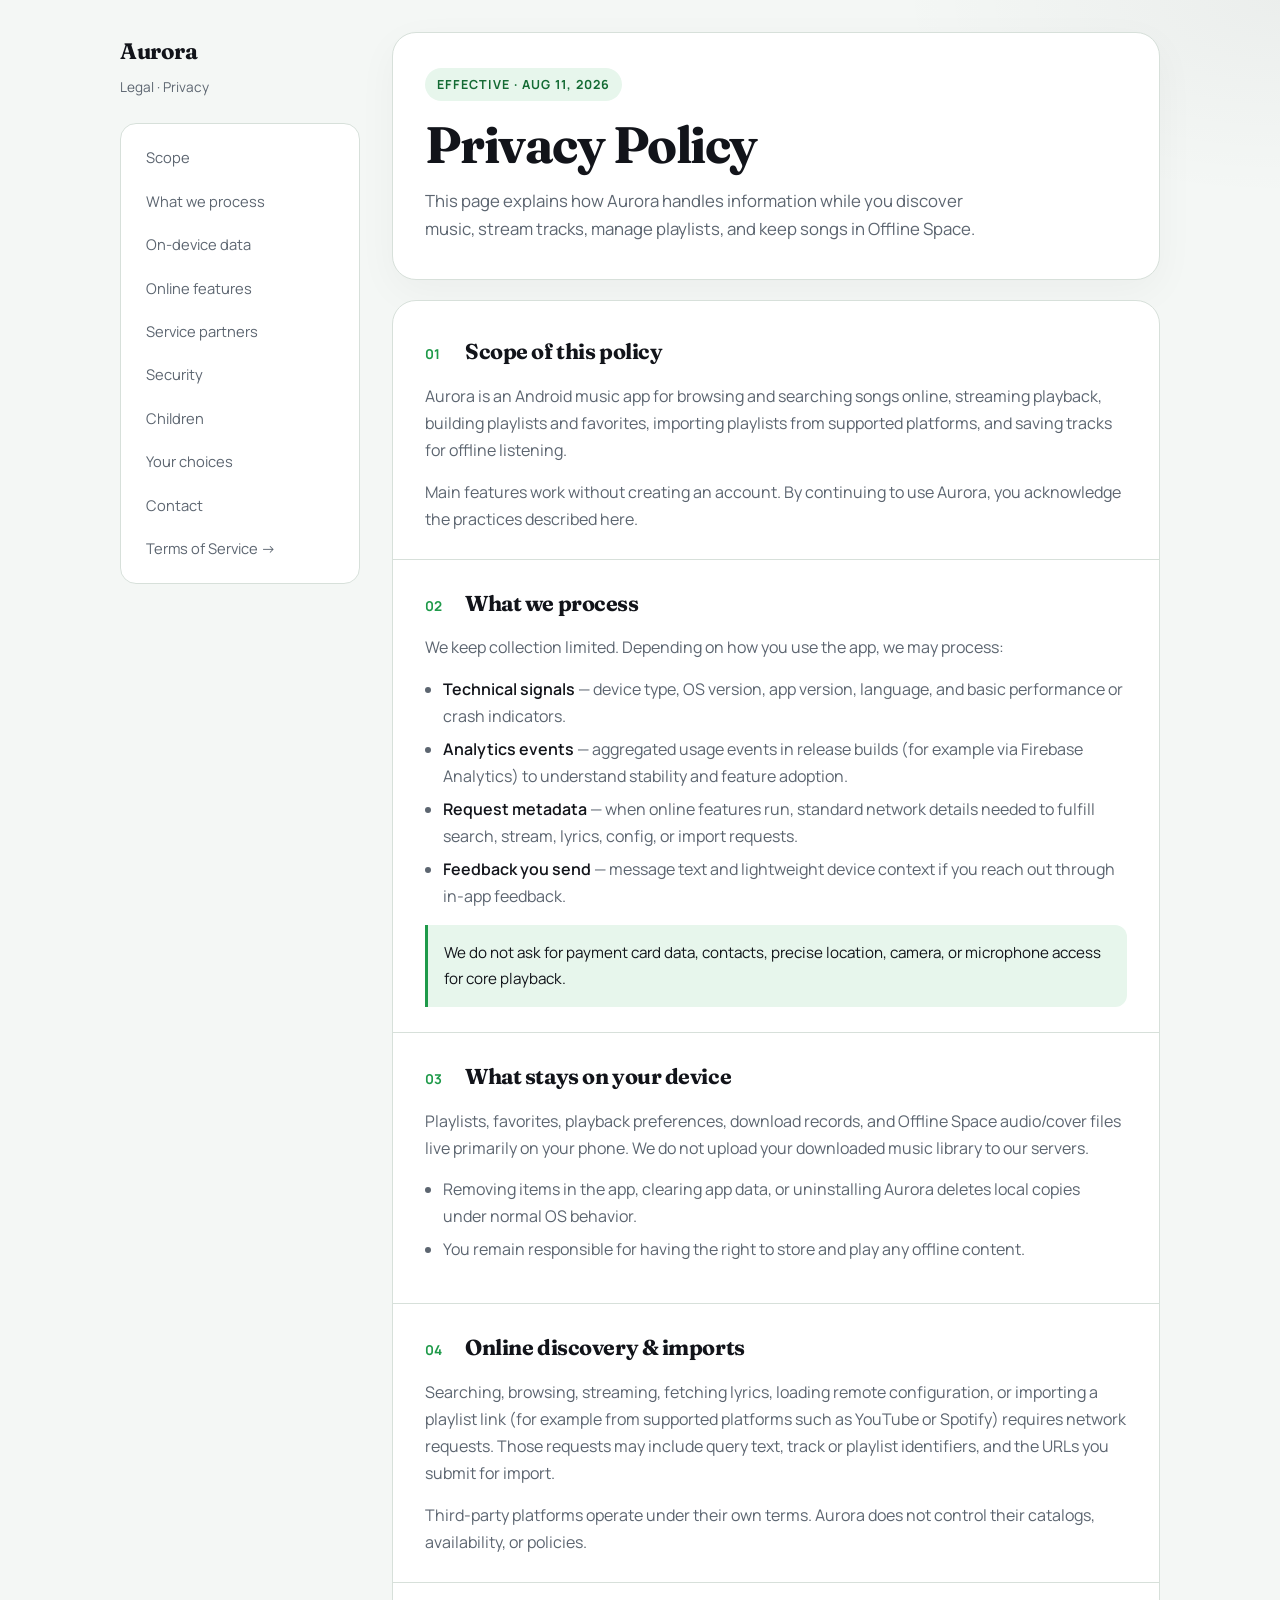
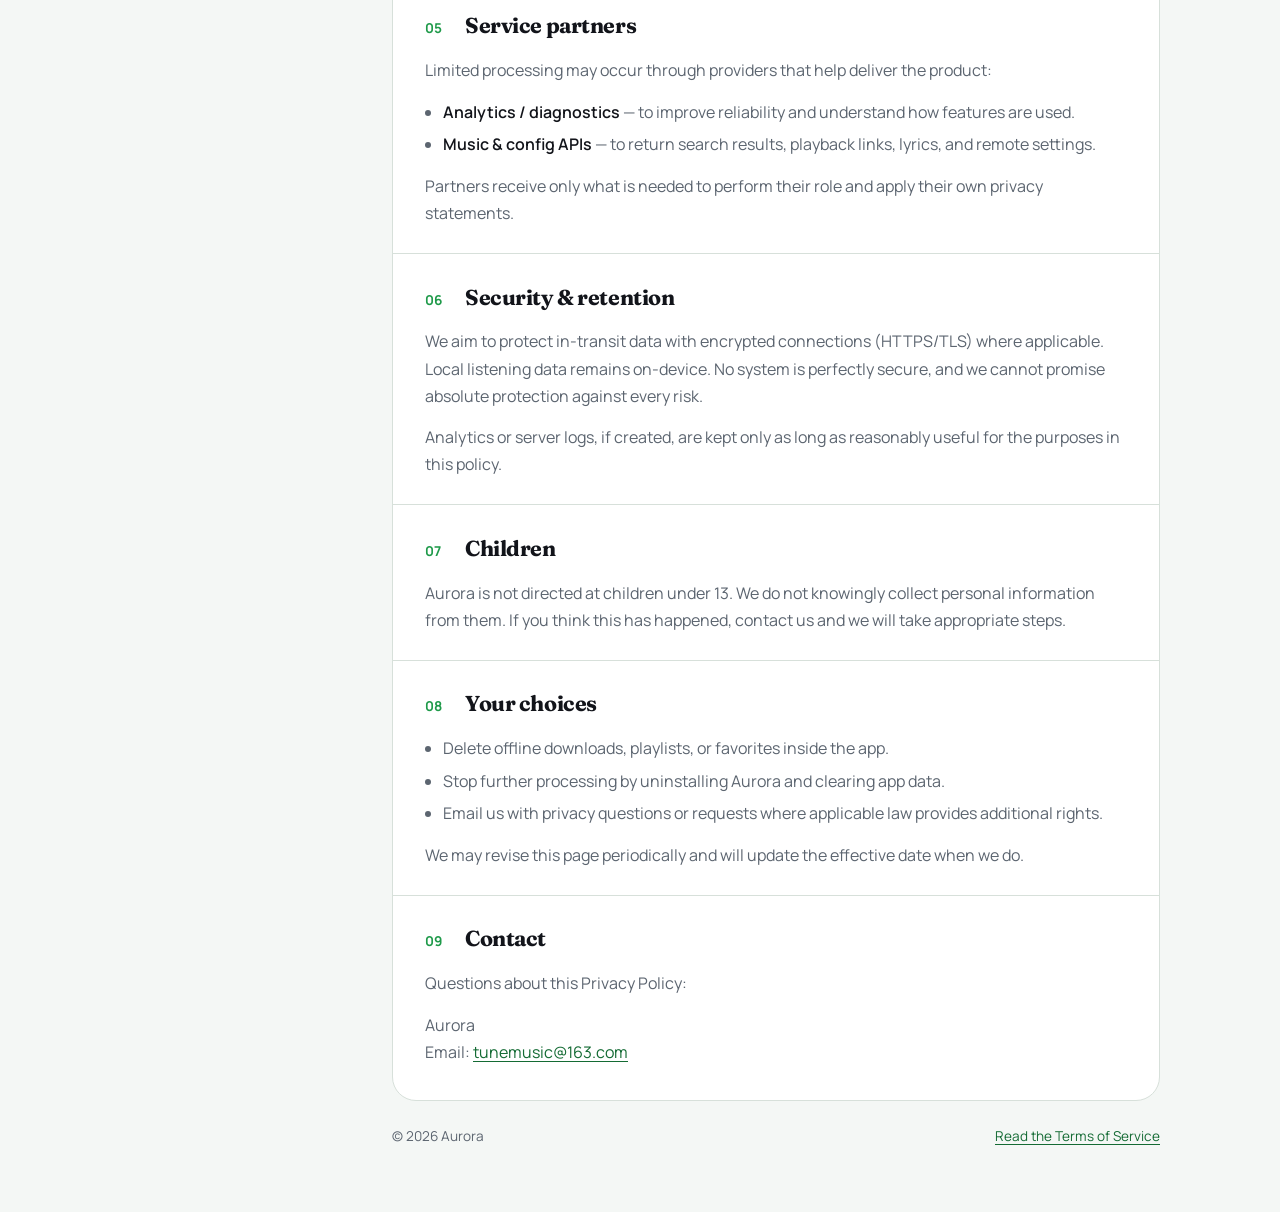
<file: privacy.html>
<!DOCTYPE html>
<html lang="en">
<head>
  <meta charset="UTF-8">
  <meta name="viewport" content="width=device-width, initial-scale=1.0">
  <title>Privacy Policy · Aurora</title>
  <link rel="preconnect" href="https://fonts.googleapis.com">
  <link rel="preconnect" href="https://fonts.gstatic.com" crossorigin>
  <link href="https://fonts.googleapis.com/css2?family=Fraunces:opsz,wght@9..144,500;9..144,700&family=Manrope:wght@400;500;600;700&display=swap" rel="stylesheet">
  <style>
    :root {
      --ink: #12141a;
      --muted: #5c6570;
      --paper: #f4f7f5;
      --panel: #ffffff;
      --line: #d7e0da;
      --accent: #1f9a4a;
      --accent-soft: #e7f6ec;
      --accent-deep: #146b34;
    }
    * { box-sizing: border-box; margin: 0; padding: 0; }
    body {
      font-family: "Manrope", system-ui, sans-serif;
      background:
        radial-gradient(900px 420px at 8% -10%, rgba(31, 154, 74, 0.12), transparent 60%),
        radial-gradient(700px 360px at 100% 0%, rgba(18, 20, 26, 0.04), transparent 55%),
        var(--paper);
      color: var(--ink);
      line-height: 1.7;
    }
    a { color: var(--accent-deep); text-underline-offset: 3px; }
    a:hover { color: var(--accent); }
    .shell {
      max-width: 1080px;
      margin: 0 auto;
      padding: 2rem 1.25rem 4rem;
      display: grid;
      grid-template-columns: 240px 1fr;
      gap: 2rem;
    }
    .side {
      position: sticky;
      top: 1.5rem;
      align-self: start;
    }
    .brand {
      font-family: "Fraunces", Georgia, serif;
      font-size: 1.4rem;
      font-weight: 700;
      letter-spacing: -0.02em;
      margin-bottom: 0.35rem;
    }
    .side-meta {
      color: var(--muted);
      font-size: 0.85rem;
      margin-bottom: 1.5rem;
    }
    .nav {
      display: flex;
      flex-direction: column;
      gap: 0.45rem;
      padding: 1rem;
      background: var(--panel);
      border: 1px solid var(--line);
      border-radius: 16px;
    }
    .nav a {
      text-decoration: none;
      color: var(--muted);
      font-size: 0.92rem;
      padding: 0.35rem 0.55rem;
      border-radius: 8px;
    }
    .nav a:hover,
    .nav a.active {
      background: var(--accent-soft);
      color: var(--accent-deep);
    }
    .hero {
      background: var(--panel);
      border: 1px solid var(--line);
      border-radius: 24px;
      padding: 2.2rem 2rem;
      margin-bottom: 1.25rem;
      box-shadow: 0 12px 40px rgba(18, 20, 26, 0.04);
    }
    .eyebrow {
      display: inline-flex;
      align-items: center;
      gap: 0.45rem;
      font-size: 0.78rem;
      font-weight: 700;
      letter-spacing: 0.08em;
      text-transform: uppercase;
      color: var(--accent-deep);
      background: var(--accent-soft);
      border-radius: 999px;
      padding: 0.35rem 0.75rem;
      margin-bottom: 1rem;
    }
    h1 {
      font-family: "Fraunces", Georgia, serif;
      font-size: clamp(2.2rem, 4vw, 3.2rem);
      line-height: 1.1;
      letter-spacing: -0.03em;
      margin-bottom: 0.85rem;
    }
    .lede {
      max-width: 58ch;
      color: var(--muted);
      font-size: 1.05rem;
    }
    .doc {
      background: var(--panel);
      border: 1px solid var(--line);
      border-radius: 24px;
      padding: 0.5rem 0;
      overflow: hidden;
    }
    section {
      padding: 1.6rem 2rem;
      border-bottom: 1px solid var(--line);
    }
    section:last-child { border-bottom: none; }
    h2 {
      font-family: "Fraunces", Georgia, serif;
      font-size: 1.35rem;
      letter-spacing: -0.02em;
      margin-bottom: 0.75rem;
      display: flex;
      gap: 0.7rem;
      align-items: baseline;
    }
    h2 .num {
      color: var(--accent);
      font-family: "Manrope", sans-serif;
      font-size: 0.85rem;
      font-weight: 700;
      min-width: 1.8rem;
    }
    p { color: var(--muted); margin-bottom: 0.9rem; }
    p:last-child { margin-bottom: 0; }
    ul {
      margin: 0.4rem 0 0.9rem;
      padding-left: 1.15rem;
      color: var(--muted);
    }
    li { margin: 0.35rem 0; }
    li strong { color: var(--ink); font-weight: 600; }
    .callout {
      margin-top: 0.9rem;
      padding: 0.95rem 1rem;
      border-left: 3px solid var(--accent);
      background: var(--accent-soft);
      border-radius: 0 12px 12px 0;
      color: var(--ink);
      font-size: 0.95rem;
    }
    footer {
      margin-top: 1.5rem;
      color: var(--muted);
      font-size: 0.85rem;
      display: flex;
      justify-content: space-between;
      gap: 1rem;
      flex-wrap: wrap;
    }
    @media (max-width: 860px) {
      .shell { grid-template-columns: 1fr; }
      .side { position: static; }
      .nav { flex-direction: row; flex-wrap: wrap; }
      .hero, section { padding-left: 1.25rem; padding-right: 1.25rem; }
    }
  </style>
</head>
<body>
  <div class="shell">
    <aside class="side">
      <div class="brand">Aurora</div>
      <p class="side-meta">Legal · Privacy</p>
      <nav class="nav" aria-label="On this page">
        <a href="#scope">Scope</a>
        <a href="#data">What we process</a>
        <a href="#local">On-device data</a>
        <a href="#online">Online features</a>
        <a href="#partners">Service partners</a>
        <a href="#security">Security</a>
        <a href="#children">Children</a>
        <a href="#choices">Your choices</a>
        <a href="#contact">Contact</a>
        <a href="terms.html">Terms of Service →</a>
      </nav>
    </aside>

    <div>
      <header class="hero">
        <div class="eyebrow">Effective · Aug 11, 2026</div>
        <h1>Privacy Policy</h1>
        <p class="lede">
          This page explains how Aurora handles information while you discover music,
          stream tracks, manage playlists, and keep songs in Offline Space.
        </p>
      </header>

      <main class="doc">
        <section id="scope">
          <h2><span class="num">01</span>Scope of this policy</h2>
          <p>
            Aurora is an Android music app for browsing and searching songs online,
            streaming playback, building playlists and favorites, importing playlists
            from supported platforms, and saving tracks for offline listening.
          </p>
          <p>
            Main features work without creating an account. By continuing to use Aurora,
            you acknowledge the practices described here.
          </p>
        </section>

        <section id="data">
          <h2><span class="num">02</span>What we process</h2>
          <p>We keep collection limited. Depending on how you use the app, we may process:</p>
          <ul>
            <li><strong>Technical signals</strong> — device type, OS version, app version, language, and basic performance or crash indicators.</li>
            <li><strong>Analytics events</strong> — aggregated usage events in release builds (for example via Firebase Analytics) to understand stability and feature adoption.</li>
            <li><strong>Request metadata</strong> — when online features run, standard network details needed to fulfill search, stream, lyrics, config, or import requests.</li>
            <li><strong>Feedback you send</strong> — message text and lightweight device context if you reach out through in-app feedback.</li>
          </ul>
          <div class="callout">
            We do not ask for payment card data, contacts, precise location, camera, or microphone access for core playback.
          </div>
        </section>

        <section id="local">
          <h2><span class="num">03</span>What stays on your device</h2>
          <p>
            Playlists, favorites, playback preferences, download records, and Offline Space
            audio/cover files live primarily on your phone. We do not upload your downloaded
            music library to our servers.
          </p>
          <ul>
            <li>Removing items in the app, clearing app data, or uninstalling Aurora deletes local copies under normal OS behavior.</li>
            <li>You remain responsible for having the right to store and play any offline content.</li>
          </ul>
        </section>

        <section id="online">
          <h2><span class="num">04</span>Online discovery & imports</h2>
          <p>
            Searching, browsing, streaming, fetching lyrics, loading remote configuration,
            or importing a playlist link (for example from supported platforms such as
            YouTube or Spotify) requires network requests. Those requests may include
            query text, track or playlist identifiers, and the URLs you submit for import.
          </p>
          <p>
            Third-party platforms operate under their own terms. Aurora does not control
            their catalogs, availability, or policies.
          </p>
        </section>

        <section id="partners">
          <h2><span class="num">05</span>Service partners</h2>
          <p>Limited processing may occur through providers that help deliver the product:</p>
          <ul>
            <li><strong>Analytics / diagnostics</strong> — to improve reliability and understand how features are used.</li>
            <li><strong>Music & config APIs</strong> — to return search results, playback links, lyrics, and remote settings.</li>
          </ul>
          <p>Partners receive only what is needed to perform their role and apply their own privacy statements.</p>
        </section>

        <section id="security">
          <h2><span class="num">06</span>Security & retention</h2>
          <p>
            We aim to protect in-transit data with encrypted connections (HTTPS/TLS) where applicable.
            Local listening data remains on-device. No system is perfectly secure, and we cannot
            promise absolute protection against every risk.
          </p>
          <p>
            Analytics or server logs, if created, are kept only as long as reasonably useful for
            the purposes in this policy.
          </p>
        </section>

        <section id="children">
          <h2><span class="num">07</span>Children</h2>
          <p>
            Aurora is not directed at children under 13. We do not knowingly collect personal
            information from them. If you think this has happened, contact us and we will
            take appropriate steps.
          </p>
        </section>

        <section id="choices">
          <h2><span class="num">08</span>Your choices</h2>
          <ul>
            <li>Delete offline downloads, playlists, or favorites inside the app.</li>
            <li>Stop further processing by uninstalling Aurora and clearing app data.</li>
            <li>Email us with privacy questions or requests where applicable law provides additional rights.</li>
          </ul>
          <p>We may revise this page periodically and will update the effective date when we do.</p>
        </section>

        <section id="contact">
          <h2><span class="num">09</span>Contact</h2>
          <p>Questions about this Privacy Policy:</p>
          <p>
            Aurora<br>
            Email: <a href="mailto:tunemusic@163.com">tunemusic@163.com</a>
          </p>
        </section>
      </main>

      <footer>
        <span>© 2026 Aurora</span>
        <span><a href="terms.html">Read the Terms of Service</a></span>
      </footer>
    </div>
  </div>
</body>
</html>
</file>
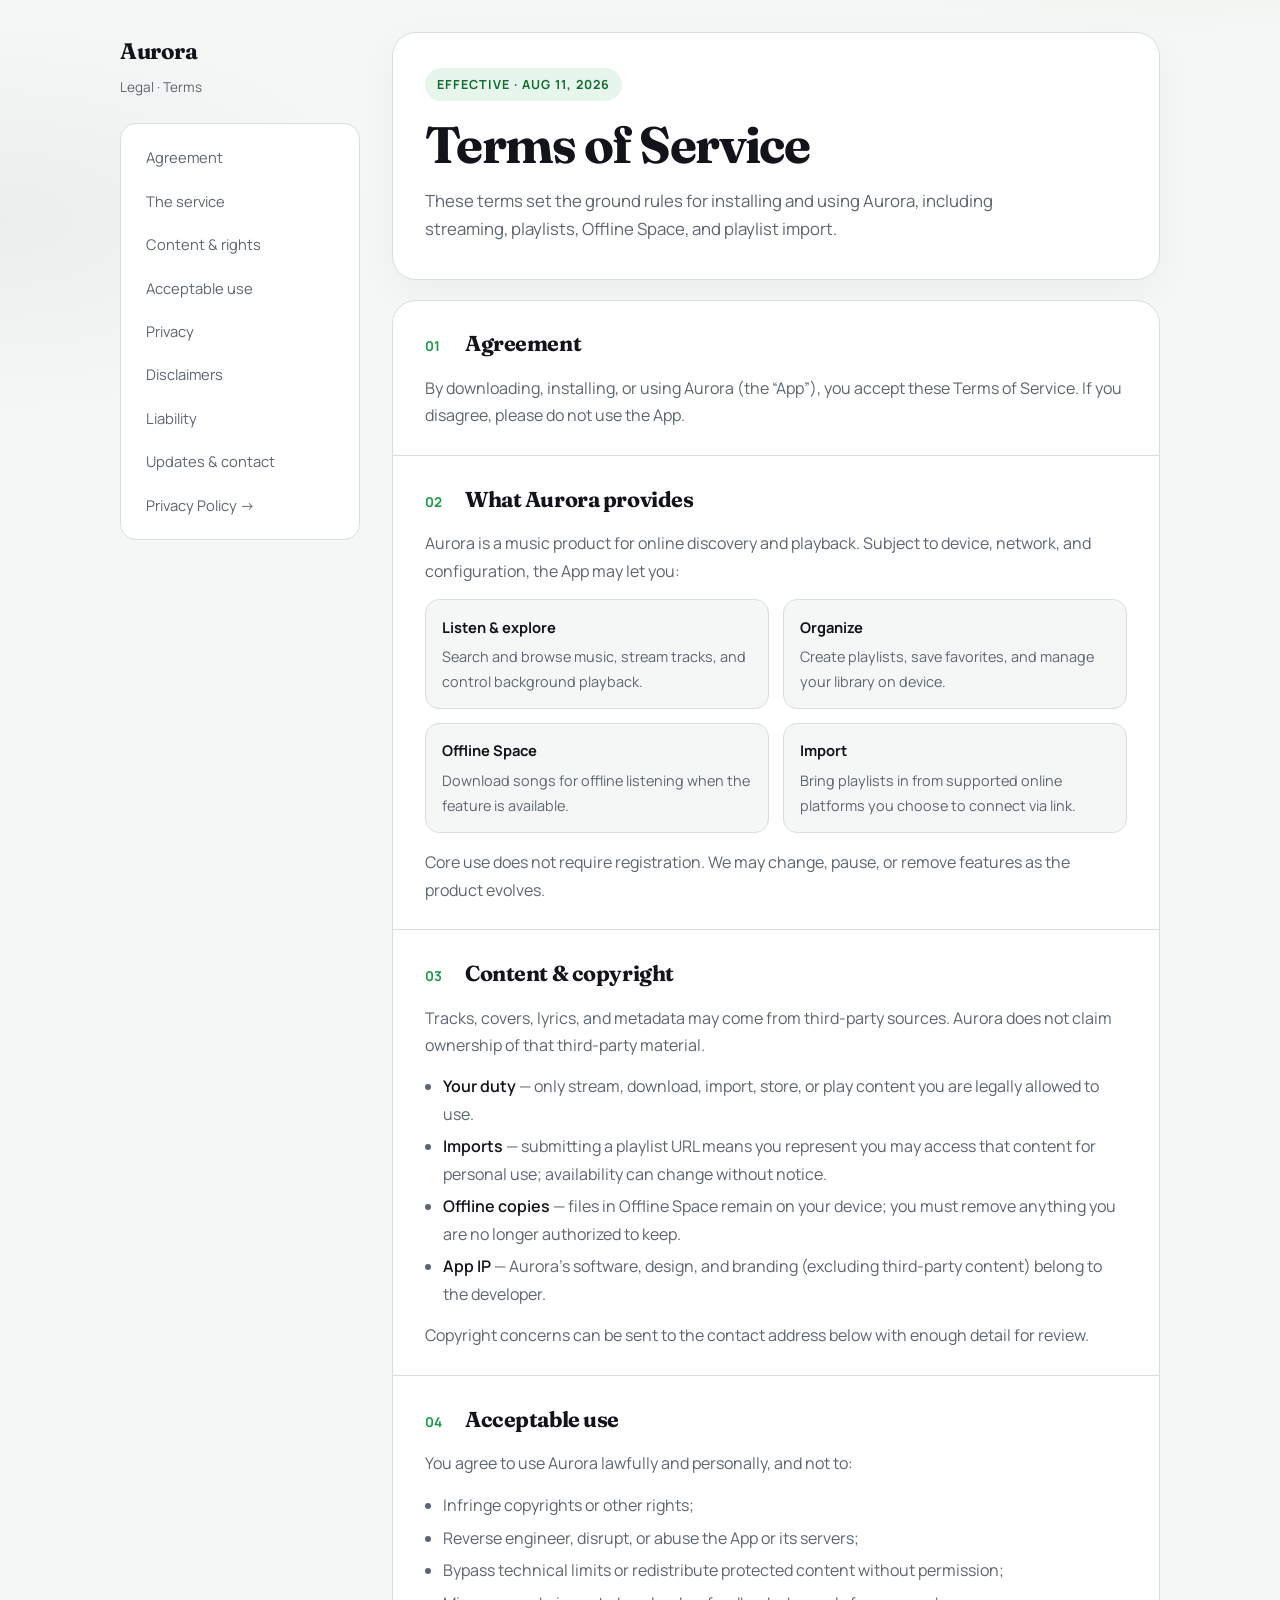
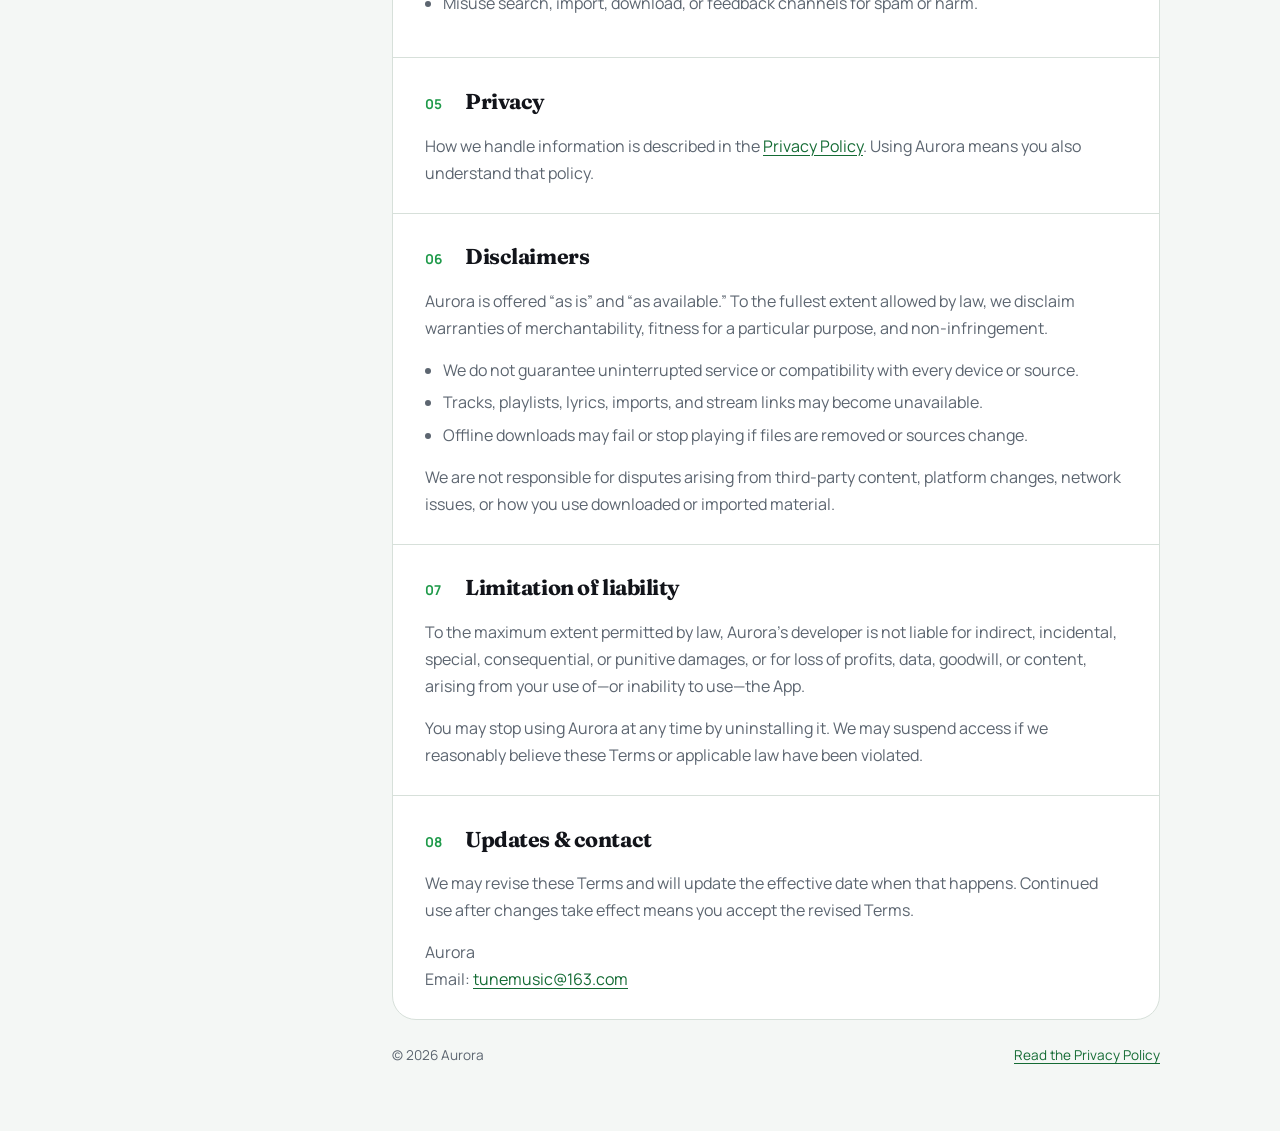
<file: terms.html>
<!DOCTYPE html>
<html lang="en">
<head>
  <meta charset="UTF-8">
  <meta name="viewport" content="width=device-width, initial-scale=1.0">
  <title>Terms of Service · Aurora</title>
  <link rel="preconnect" href="https://fonts.googleapis.com">
  <link rel="preconnect" href="https://fonts.gstatic.com" crossorigin>
  <link href="https://fonts.googleapis.com/css2?family=Fraunces:opsz,wght@9..144,500;9..144,700&family=Manrope:wght@400;500;600;700&display=swap" rel="stylesheet">
  <style>
    :root {
      --ink: #12141a;
      --muted: #5c6570;
      --paper: #f4f7f5;
      --panel: #ffffff;
      --line: #d7e0da;
      --accent: #1f9a4a;
      --accent-soft: #e7f6ec;
      --accent-deep: #146b34;
    }
    * { box-sizing: border-box; margin: 0; padding: 0; }
    body {
      font-family: "Manrope", system-ui, sans-serif;
      background:
        radial-gradient(900px 420px at 92% -8%, rgba(31, 154, 74, 0.12), transparent 60%),
        radial-gradient(700px 360px at 0% 8%, rgba(18, 20, 26, 0.04), transparent 55%),
        var(--paper);
      color: var(--ink);
      line-height: 1.7;
    }
    a { color: var(--accent-deep); text-underline-offset: 3px; }
    a:hover { color: var(--accent); }
    .shell {
      max-width: 1080px;
      margin: 0 auto;
      padding: 2rem 1.25rem 4rem;
      display: grid;
      grid-template-columns: 240px 1fr;
      gap: 2rem;
    }
    .side {
      position: sticky;
      top: 1.5rem;
      align-self: start;
    }
    .brand {
      font-family: "Fraunces", Georgia, serif;
      font-size: 1.4rem;
      font-weight: 700;
      letter-spacing: -0.02em;
      margin-bottom: 0.35rem;
    }
    .side-meta {
      color: var(--muted);
      font-size: 0.85rem;
      margin-bottom: 1.5rem;
    }
    .nav {
      display: flex;
      flex-direction: column;
      gap: 0.45rem;
      padding: 1rem;
      background: var(--panel);
      border: 1px solid var(--line);
      border-radius: 16px;
    }
    .nav a {
      text-decoration: none;
      color: var(--muted);
      font-size: 0.92rem;
      padding: 0.35rem 0.55rem;
      border-radius: 8px;
    }
    .nav a:hover {
      background: var(--accent-soft);
      color: var(--accent-deep);
    }
    .hero {
      background: var(--panel);
      border: 1px solid var(--line);
      border-radius: 24px;
      padding: 2.2rem 2rem;
      margin-bottom: 1.25rem;
      box-shadow: 0 12px 40px rgba(18, 20, 26, 0.04);
    }
    .eyebrow {
      display: inline-flex;
      font-size: 0.78rem;
      font-weight: 700;
      letter-spacing: 0.08em;
      text-transform: uppercase;
      color: var(--accent-deep);
      background: var(--accent-soft);
      border-radius: 999px;
      padding: 0.35rem 0.75rem;
      margin-bottom: 1rem;
    }
    h1 {
      font-family: "Fraunces", Georgia, serif;
      font-size: clamp(2.2rem, 4vw, 3.2rem);
      line-height: 1.1;
      letter-spacing: -0.03em;
      margin-bottom: 0.85rem;
    }
    .lede {
      max-width: 58ch;
      color: var(--muted);
      font-size: 1.05rem;
    }
    .doc {
      background: var(--panel);
      border: 1px solid var(--line);
      border-radius: 24px;
      overflow: hidden;
    }
    section {
      padding: 1.6rem 2rem;
      border-bottom: 1px solid var(--line);
    }
    section:last-child { border-bottom: none; }
    h2 {
      font-family: "Fraunces", Georgia, serif;
      font-size: 1.35rem;
      letter-spacing: -0.02em;
      margin-bottom: 0.75rem;
      display: flex;
      gap: 0.7rem;
      align-items: baseline;
    }
    h2 .num {
      color: var(--accent);
      font-family: "Manrope", sans-serif;
      font-size: 0.85rem;
      font-weight: 700;
      min-width: 1.8rem;
    }
    p { color: var(--muted); margin-bottom: 0.9rem; }
    p:last-child { margin-bottom: 0; }
    ul {
      margin: 0.4rem 0 0.9rem;
      padding-left: 1.15rem;
      color: var(--muted);
    }
    li { margin: 0.35rem 0; }
    li strong { color: var(--ink); font-weight: 600; }
    .grid-two {
      display: grid;
      grid-template-columns: 1fr 1fr;
      gap: 0.85rem;
      margin-top: 0.75rem;
    }
    .card {
      background: var(--paper);
      border: 1px solid var(--line);
      border-radius: 14px;
      padding: 0.9rem 1rem;
    }
    .card h3 {
      font-size: 0.92rem;
      margin-bottom: 0.35rem;
      color: var(--ink);
    }
    .card p {
      font-size: 0.9rem;
      margin: 0;
    }
    footer {
      margin-top: 1.5rem;
      color: var(--muted);
      font-size: 0.85rem;
      display: flex;
      justify-content: space-between;
      gap: 1rem;
      flex-wrap: wrap;
    }
    @media (max-width: 860px) {
      .shell { grid-template-columns: 1fr; }
      .side { position: static; }
      .nav { flex-direction: row; flex-wrap: wrap; }
      .grid-two { grid-template-columns: 1fr; }
      .hero, section { padding-left: 1.25rem; padding-right: 1.25rem; }
    }
  </style>
</head>
<body>
  <div class="shell">
    <aside class="side">
      <div class="brand">Aurora</div>
      <p class="side-meta">Legal · Terms</p>
      <nav class="nav" aria-label="On this page">
        <a href="#agree">Agreement</a>
        <a href="#service">The service</a>
        <a href="#content">Content & rights</a>
        <a href="#conduct">Acceptable use</a>
        <a href="#privacy">Privacy</a>
        <a href="#disclaimers">Disclaimers</a>
        <a href="#liability">Liability</a>
        <a href="#updates">Updates & contact</a>
        <a href="privacy.html">Privacy Policy →</a>
      </nav>
    </aside>

    <div>
      <header class="hero">
        <div class="eyebrow">Effective · Aug 11, 2026</div>
        <h1>Terms of Service</h1>
        <p class="lede">
          These terms set the ground rules for installing and using Aurora,
          including streaming, playlists, Offline Space, and playlist import.
        </p>
      </header>

      <main class="doc">
        <section id="agree">
          <h2><span class="num">01</span>Agreement</h2>
          <p>
            By downloading, installing, or using Aurora (the “App”), you accept these Terms of Service.
            If you disagree, please do not use the App.
          </p>
        </section>

        <section id="service">
          <h2><span class="num">02</span>What Aurora provides</h2>
          <p>
            Aurora is a music product for online discovery and playback. Subject to device,
            network, and configuration, the App may let you:
          </p>
          <div class="grid-two">
            <div class="card">
              <h3>Listen & explore</h3>
              <p>Search and browse music, stream tracks, and control background playback.</p>
            </div>
            <div class="card">
              <h3>Organize</h3>
              <p>Create playlists, save favorites, and manage your library on device.</p>
            </div>
            <div class="card">
              <h3>Offline Space</h3>
              <p>Download songs for offline listening when the feature is available.</p>
            </div>
            <div class="card">
              <h3>Import</h3>
              <p>Bring playlists in from supported online platforms you choose to connect via link.</p>
            </div>
          </div>
          <p style="margin-top: 1rem;">
            Core use does not require registration. We may change, pause, or remove features
            as the product evolves.
          </p>
        </section>

        <section id="content">
          <h2><span class="num">03</span>Content & copyright</h2>
          <p>
            Tracks, covers, lyrics, and metadata may come from third-party sources.
            Aurora does not claim ownership of that third-party material.
          </p>
          <ul>
            <li><strong>Your duty</strong> — only stream, download, import, store, or play content you are legally allowed to use.</li>
            <li><strong>Imports</strong> — submitting a playlist URL means you represent you may access that content for personal use; availability can change without notice.</li>
            <li><strong>Offline copies</strong> — files in Offline Space remain on your device; you must remove anything you are no longer authorized to keep.</li>
            <li><strong>App IP</strong> — Aurora’s software, design, and branding (excluding third-party content) belong to the developer.</li>
          </ul>
          <p>Copyright concerns can be sent to the contact address below with enough detail for review.</p>
        </section>

        <section id="conduct">
          <h2><span class="num">04</span>Acceptable use</h2>
          <p>You agree to use Aurora lawfully and personally, and not to:</p>
          <ul>
            <li>Infringe copyrights or other rights;</li>
            <li>Reverse engineer, disrupt, or abuse the App or its servers;</li>
            <li>Bypass technical limits or redistribute protected content without permission;</li>
            <li>Misuse search, import, download, or feedback channels for spam or harm.</li>
          </ul>
        </section>

        <section id="privacy">
          <h2><span class="num">05</span>Privacy</h2>
          <p>
            How we handle information is described in the
            <a href="privacy.html">Privacy Policy</a>. Using Aurora means you also
            understand that policy.
          </p>
        </section>

        <section id="disclaimers">
          <h2><span class="num">06</span>Disclaimers</h2>
          <p>
            Aurora is offered “as is” and “as available.” To the fullest extent allowed by law,
            we disclaim warranties of merchantability, fitness for a particular purpose, and non-infringement.
          </p>
          <ul>
            <li>We do not guarantee uninterrupted service or compatibility with every device or source.</li>
            <li>Tracks, playlists, lyrics, imports, and stream links may become unavailable.</li>
            <li>Offline downloads may fail or stop playing if files are removed or sources change.</li>
          </ul>
          <p>
            We are not responsible for disputes arising from third-party content, platform changes,
            network issues, or how you use downloaded or imported material.
          </p>
        </section>

        <section id="liability">
          <h2><span class="num">07</span>Limitation of liability</h2>
          <p>
            To the maximum extent permitted by law, Aurora’s developer is not liable for
            indirect, incidental, special, consequential, or punitive damages, or for loss of
            profits, data, goodwill, or content, arising from your use of—or inability to use—the App.
          </p>
          <p>
            You may stop using Aurora at any time by uninstalling it. We may suspend access
            if we reasonably believe these Terms or applicable law have been violated.
          </p>
        </section>

        <section id="updates">
          <h2><span class="num">08</span>Updates & contact</h2>
          <p>
            We may revise these Terms and will update the effective date when that happens.
            Continued use after changes take effect means you accept the revised Terms.
          </p>
          <p>
            Aurora<br>
            Email: <a href="mailto:tunemusic@163.com">tunemusic@163.com</a>
          </p>
        </section>
      </main>

      <footer>
        <span>© 2026 Aurora</span>
        <span><a href="privacy.html">Read the Privacy Policy</a></span>
      </footer>
    </div>
  </div>
</body>
</html>
</file>
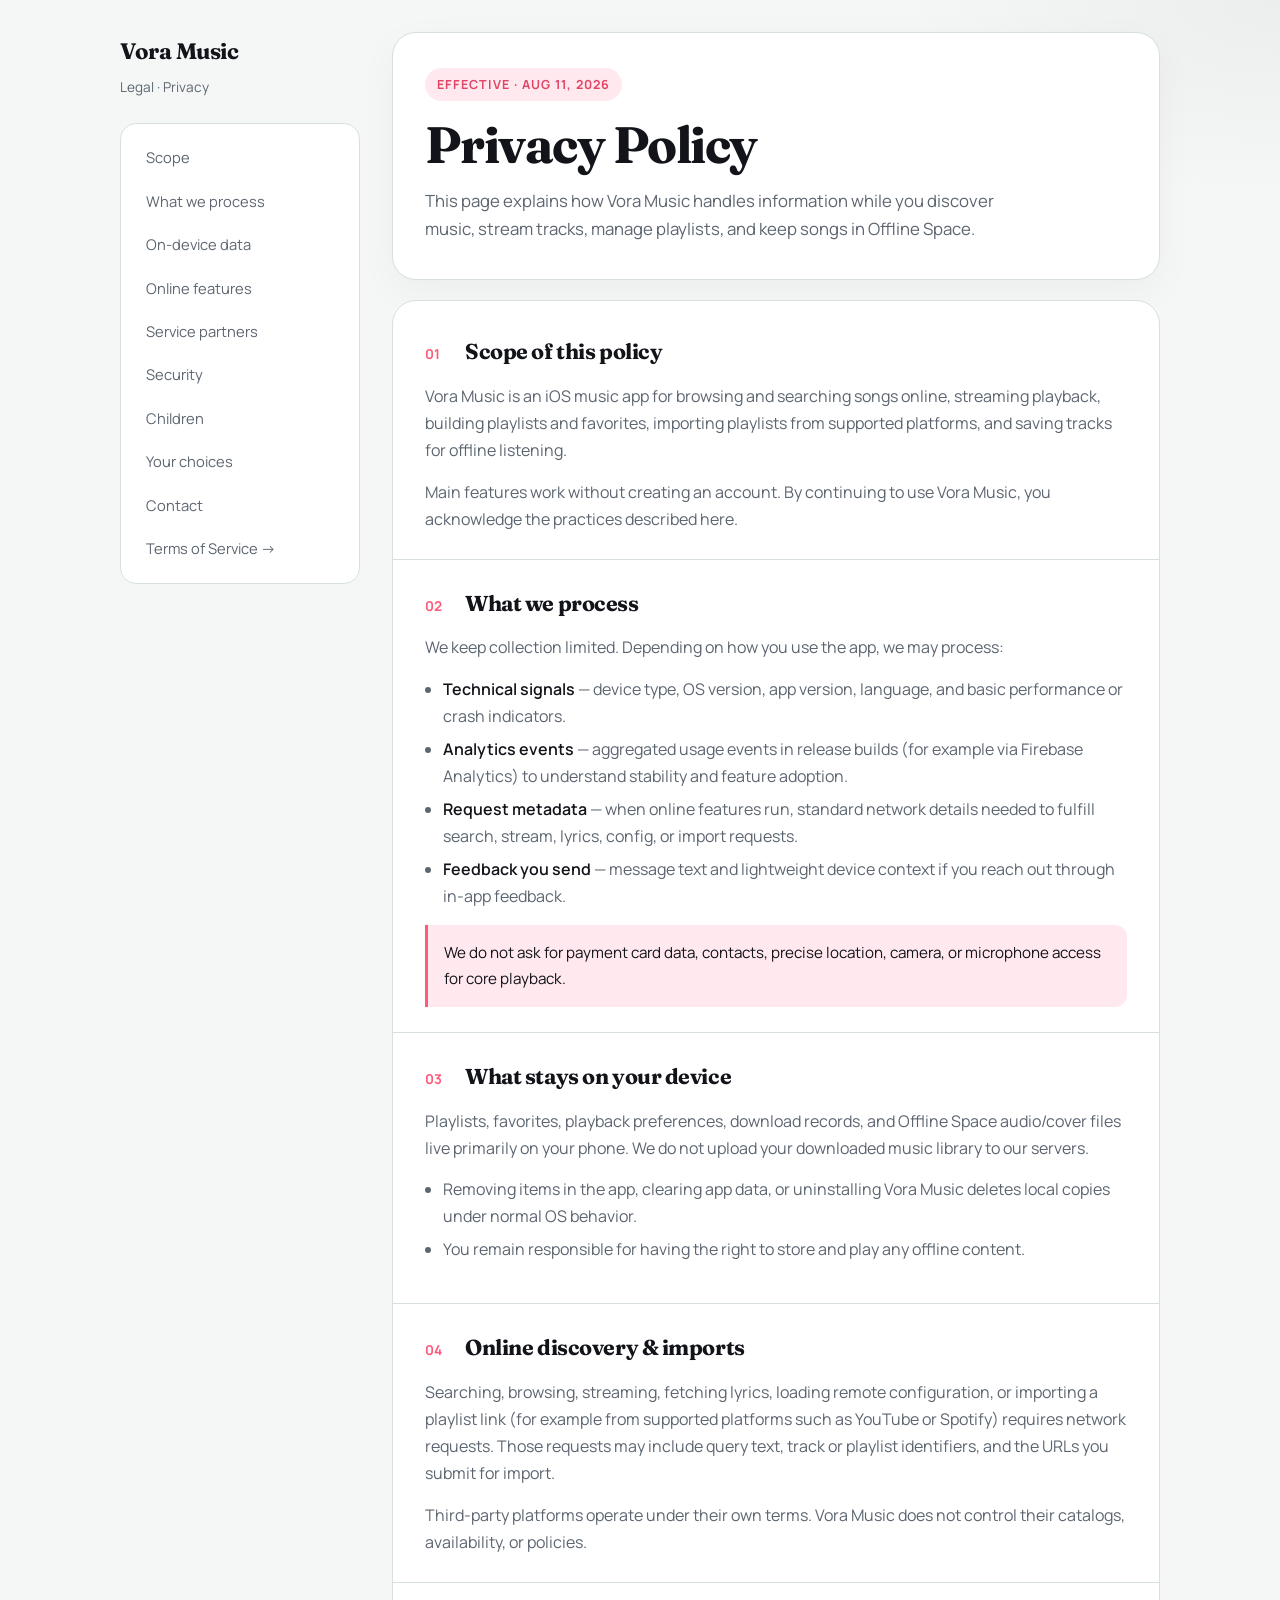
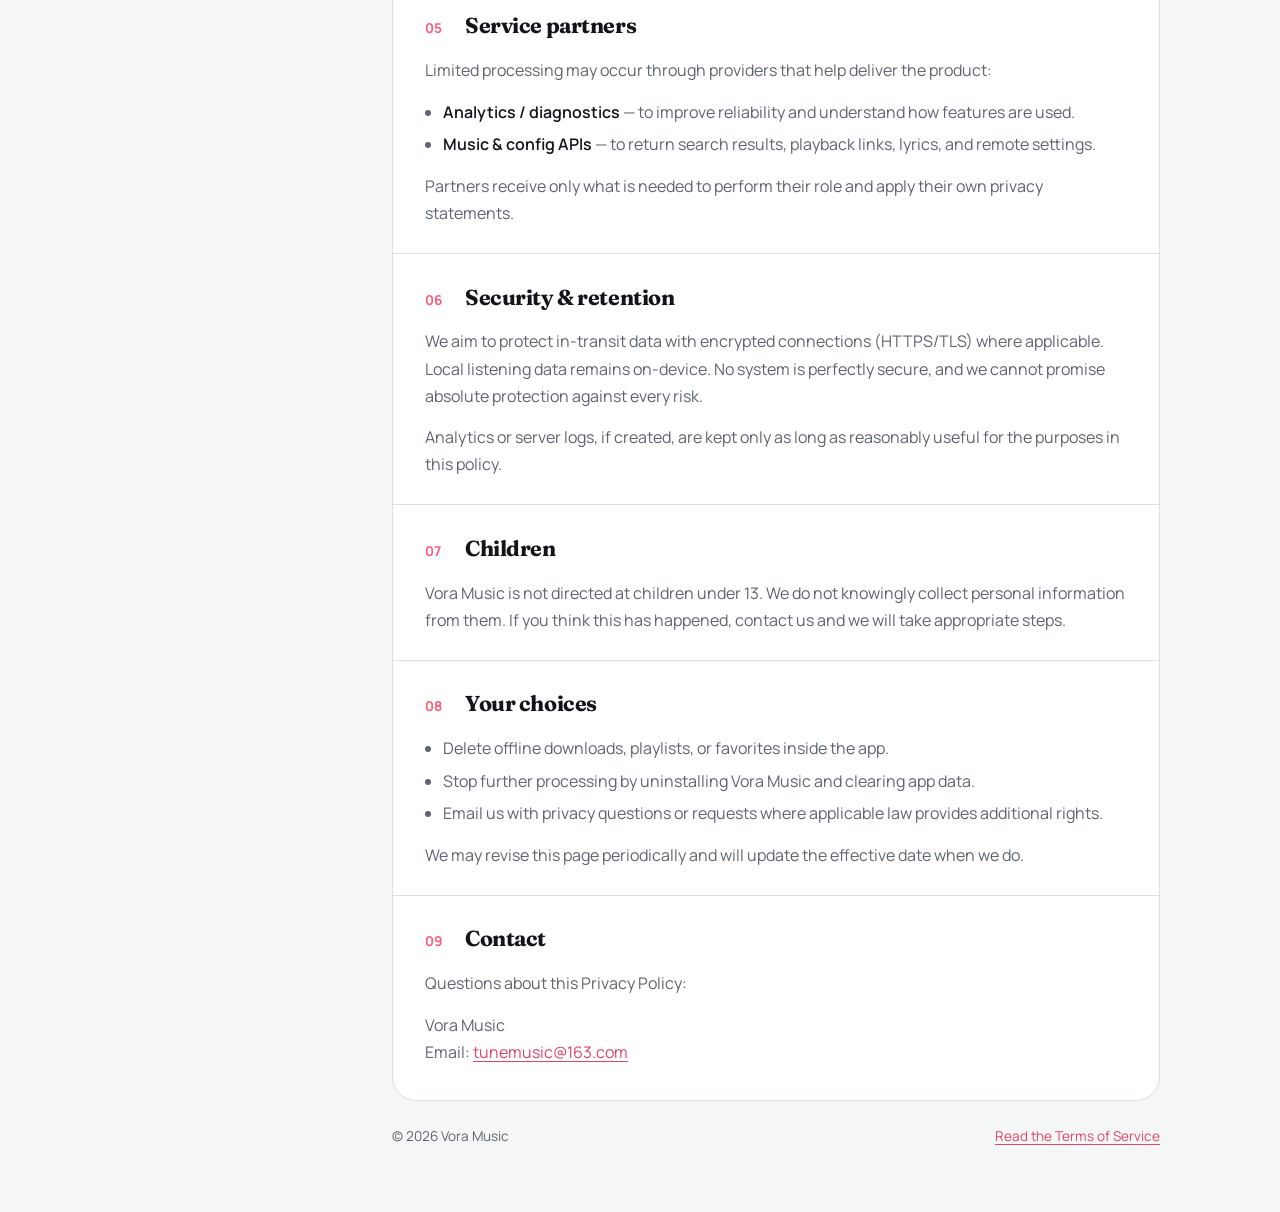
<file: vora-music/privacy.html>
<!DOCTYPE html>
<html lang="en">
<head>
  <meta charset="UTF-8">
  <meta name="viewport" content="width=device-width, initial-scale=1.0">
  <title>Privacy Policy · Vora Music</title>
  <link rel="preconnect" href="https://fonts.googleapis.com">
  <link rel="preconnect" href="https://fonts.gstatic.com" crossorigin>
  <link href="https://fonts.googleapis.com/css2?family=Fraunces:opsz,wght@9..144,500;9..144,700&family=Manrope:wght@400;500;600;700&display=swap" rel="stylesheet">
  <style>
    :root {
      --ink: #12141a;
      --muted: #5c6570;
      --paper: #f4f7f5;
      --panel: #ffffff;
      --line: #d7e0da;
      --accent: #ff5a7a;
      --accent-soft: #ffe8ee;
      --accent-deep: #e04565;
    }
    * { box-sizing: border-box; margin: 0; padding: 0; }
    body {
      font-family: "Manrope", system-ui, sans-serif;
      background:
        radial-gradient(900px 420px at 8% -10%, rgba(255, 90, 122, 0.14), transparent 60%),
        radial-gradient(700px 360px at 100% 0%, rgba(18, 20, 26, 0.04), transparent 55%),
        var(--paper);
      color: var(--ink);
      line-height: 1.7;
    }
    a { color: var(--accent-deep); text-underline-offset: 3px; }
    a:hover { color: var(--accent); }
    .shell {
      max-width: 1080px;
      margin: 0 auto;
      padding: 2rem 1.25rem 4rem;
      display: grid;
      grid-template-columns: 240px 1fr;
      gap: 2rem;
    }
    .side {
      position: sticky;
      top: 1.5rem;
      align-self: start;
    }
    .brand {
      font-family: "Fraunces", Georgia, serif;
      font-size: 1.4rem;
      font-weight: 700;
      letter-spacing: -0.02em;
      margin-bottom: 0.35rem;
    }
    .side-meta {
      color: var(--muted);
      font-size: 0.85rem;
      margin-bottom: 1.5rem;
    }
    .nav {
      display: flex;
      flex-direction: column;
      gap: 0.45rem;
      padding: 1rem;
      background: var(--panel);
      border: 1px solid var(--line);
      border-radius: 16px;
    }
    .nav a {
      text-decoration: none;
      color: var(--muted);
      font-size: 0.92rem;
      padding: 0.35rem 0.55rem;
      border-radius: 8px;
    }
    .nav a:hover,
    .nav a.active {
      background: var(--accent-soft);
      color: var(--accent-deep);
    }
    .hero {
      background: var(--panel);
      border: 1px solid var(--line);
      border-radius: 24px;
      padding: 2.2rem 2rem;
      margin-bottom: 1.25rem;
      box-shadow: 0 12px 40px rgba(18, 20, 26, 0.04);
    }
    .eyebrow {
      display: inline-flex;
      align-items: center;
      gap: 0.45rem;
      font-size: 0.78rem;
      font-weight: 700;
      letter-spacing: 0.08em;
      text-transform: uppercase;
      color: var(--accent-deep);
      background: var(--accent-soft);
      border-radius: 999px;
      padding: 0.35rem 0.75rem;
      margin-bottom: 1rem;
    }
    h1 {
      font-family: "Fraunces", Georgia, serif;
      font-size: clamp(2.2rem, 4vw, 3.2rem);
      line-height: 1.1;
      letter-spacing: -0.03em;
      margin-bottom: 0.85rem;
    }
    .lede {
      max-width: 58ch;
      color: var(--muted);
      font-size: 1.05rem;
    }
    .doc {
      background: var(--panel);
      border: 1px solid var(--line);
      border-radius: 24px;
      padding: 0.5rem 0;
      overflow: hidden;
    }
    section {
      padding: 1.6rem 2rem;
      border-bottom: 1px solid var(--line);
    }
    section:last-child { border-bottom: none; }
    h2 {
      font-family: "Fraunces", Georgia, serif;
      font-size: 1.35rem;
      letter-spacing: -0.02em;
      margin-bottom: 0.75rem;
      display: flex;
      gap: 0.7rem;
      align-items: baseline;
    }
    h2 .num {
      color: var(--accent);
      font-family: "Manrope", sans-serif;
      font-size: 0.85rem;
      font-weight: 700;
      min-width: 1.8rem;
    }
    p { color: var(--muted); margin-bottom: 0.9rem; }
    p:last-child { margin-bottom: 0; }
    ul {
      margin: 0.4rem 0 0.9rem;
      padding-left: 1.15rem;
      color: var(--muted);
    }
    li { margin: 0.35rem 0; }
    li strong { color: var(--ink); font-weight: 600; }
    .callout {
      margin-top: 0.9rem;
      padding: 0.95rem 1rem;
      border-left: 3px solid var(--accent);
      background: var(--accent-soft);
      border-radius: 0 12px 12px 0;
      color: var(--ink);
      font-size: 0.95rem;
    }
    footer {
      margin-top: 1.5rem;
      color: var(--muted);
      font-size: 0.85rem;
      display: flex;
      justify-content: space-between;
      gap: 1rem;
      flex-wrap: wrap;
    }
    @media (max-width: 860px) {
      .shell { grid-template-columns: 1fr; }
      .side { position: static; }
      .nav { flex-direction: row; flex-wrap: wrap; }
      .hero, section { padding-left: 1.25rem; padding-right: 1.25rem; }
    }
  </style>
</head>
<body>
  <div class="shell">
    <aside class="side">
      <div class="brand">Vora Music</div>
      <p class="side-meta">Legal · Privacy</p>
      <nav class="nav" aria-label="On this page">
        <a href="#scope">Scope</a>
        <a href="#data">What we process</a>
        <a href="#local">On-device data</a>
        <a href="#online">Online features</a>
        <a href="#partners">Service partners</a>
        <a href="#security">Security</a>
        <a href="#children">Children</a>
        <a href="#choices">Your choices</a>
        <a href="#contact">Contact</a>
        <a href="terms.html">Terms of Service →</a>
      </nav>
    </aside>

    <div>
      <header class="hero">
        <div class="eyebrow">Effective · Aug 11, 2026</div>
        <h1>Privacy Policy</h1>
        <p class="lede">
          This page explains how Vora Music handles information while you discover music,
          stream tracks, manage playlists, and keep songs in Offline Space.
        </p>
      </header>

      <main class="doc">
        <section id="scope">
          <h2><span class="num">01</span>Scope of this policy</h2>
          <p>
            Vora Music is an iOS music app for browsing and searching songs online,
            streaming playback, building playlists and favorites, importing playlists
            from supported platforms, and saving tracks for offline listening.
          </p>
          <p>
            Main features work without creating an account. By continuing to use Vora Music,
            you acknowledge the practices described here.
          </p>
        </section>

        <section id="data">
          <h2><span class="num">02</span>What we process</h2>
          <p>We keep collection limited. Depending on how you use the app, we may process:</p>
          <ul>
            <li><strong>Technical signals</strong> — device type, OS version, app version, language, and basic performance or crash indicators.</li>
            <li><strong>Analytics events</strong> — aggregated usage events in release builds (for example via Firebase Analytics) to understand stability and feature adoption.</li>
            <li><strong>Request metadata</strong> — when online features run, standard network details needed to fulfill search, stream, lyrics, config, or import requests.</li>
            <li><strong>Feedback you send</strong> — message text and lightweight device context if you reach out through in-app feedback.</li>
          </ul>
          <div class="callout">
            We do not ask for payment card data, contacts, precise location, camera, or microphone access for core playback.
          </div>
        </section>

        <section id="local">
          <h2><span class="num">03</span>What stays on your device</h2>
          <p>
            Playlists, favorites, playback preferences, download records, and Offline Space
            audio/cover files live primarily on your phone. We do not upload your downloaded
            music library to our servers.
          </p>
          <ul>
            <li>Removing items in the app, clearing app data, or uninstalling Vora Music deletes local copies under normal OS behavior.</li>
            <li>You remain responsible for having the right to store and play any offline content.</li>
          </ul>
        </section>

        <section id="online">
          <h2><span class="num">04</span>Online discovery & imports</h2>
          <p>
            Searching, browsing, streaming, fetching lyrics, loading remote configuration,
            or importing a playlist link (for example from supported platforms such as
            YouTube or Spotify) requires network requests. Those requests may include
            query text, track or playlist identifiers, and the URLs you submit for import.
          </p>
          <p>
            Third-party platforms operate under their own terms. Vora Music does not control
            their catalogs, availability, or policies.
          </p>
        </section>

        <section id="partners">
          <h2><span class="num">05</span>Service partners</h2>
          <p>Limited processing may occur through providers that help deliver the product:</p>
          <ul>
            <li><strong>Analytics / diagnostics</strong> — to improve reliability and understand how features are used.</li>
            <li><strong>Music & config APIs</strong> — to return search results, playback links, lyrics, and remote settings.</li>
          </ul>
          <p>Partners receive only what is needed to perform their role and apply their own privacy statements.</p>
        </section>

        <section id="security">
          <h2><span class="num">06</span>Security & retention</h2>
          <p>
            We aim to protect in-transit data with encrypted connections (HTTPS/TLS) where applicable.
            Local listening data remains on-device. No system is perfectly secure, and we cannot
            promise absolute protection against every risk.
          </p>
          <p>
            Analytics or server logs, if created, are kept only as long as reasonably useful for
            the purposes in this policy.
          </p>
        </section>

        <section id="children">
          <h2><span class="num">07</span>Children</h2>
          <p>
            Vora Music is not directed at children under 13. We do not knowingly collect personal
            information from them. If you think this has happened, contact us and we will
            take appropriate steps.
          </p>
        </section>

        <section id="choices">
          <h2><span class="num">08</span>Your choices</h2>
          <ul>
            <li>Delete offline downloads, playlists, or favorites inside the app.</li>
            <li>Stop further processing by uninstalling Vora Music and clearing app data.</li>
            <li>Email us with privacy questions or requests where applicable law provides additional rights.</li>
          </ul>
          <p>We may revise this page periodically and will update the effective date when we do.</p>
        </section>

        <section id="contact">
          <h2><span class="num">09</span>Contact</h2>
          <p>Questions about this Privacy Policy:</p>
          <p>
            Vora Music<br>
            Email: <a href="mailto:tunemusic@163.com">tunemusic@163.com</a>
          </p>
        </section>
      </main>

      <footer>
        <span>© 2026 Vora Music</span>
        <span><a href="terms.html">Read the Terms of Service</a></span>
      </footer>
    </div>
  </div>
</body>
</html>
</file>
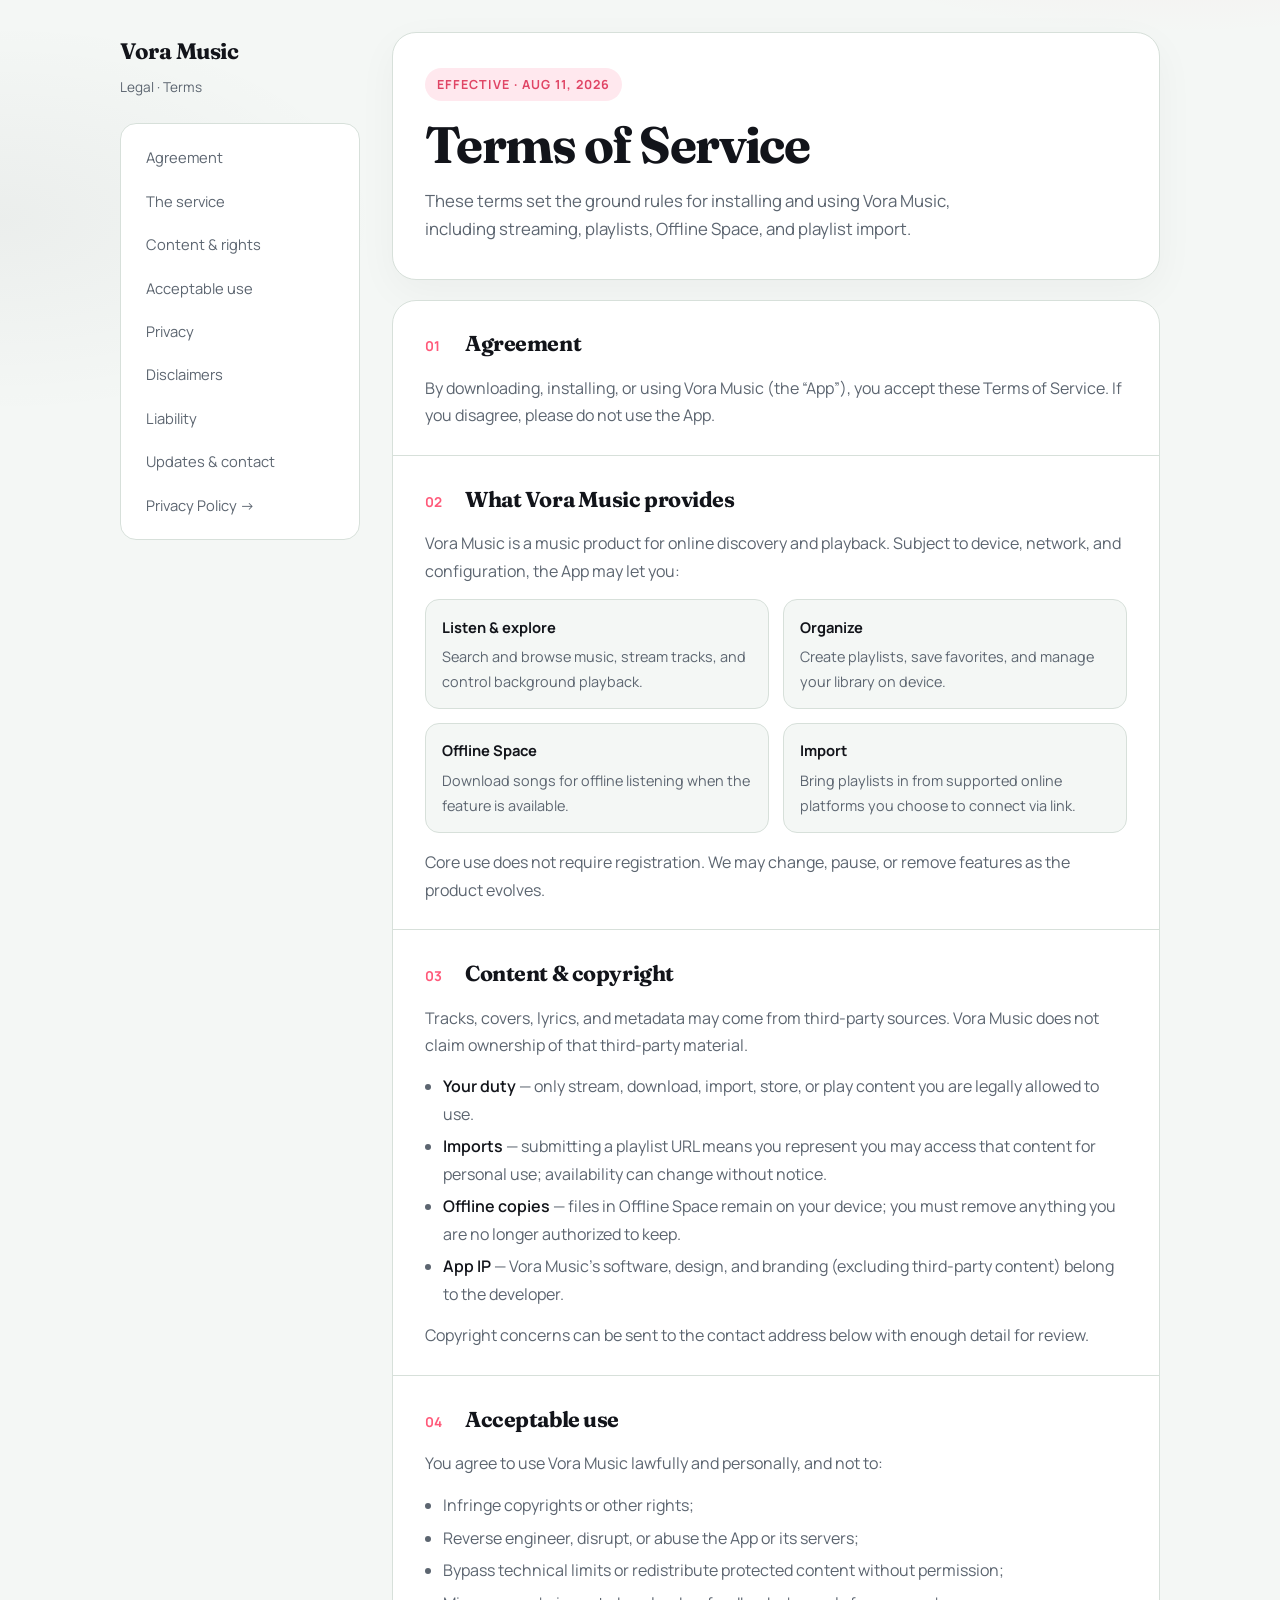
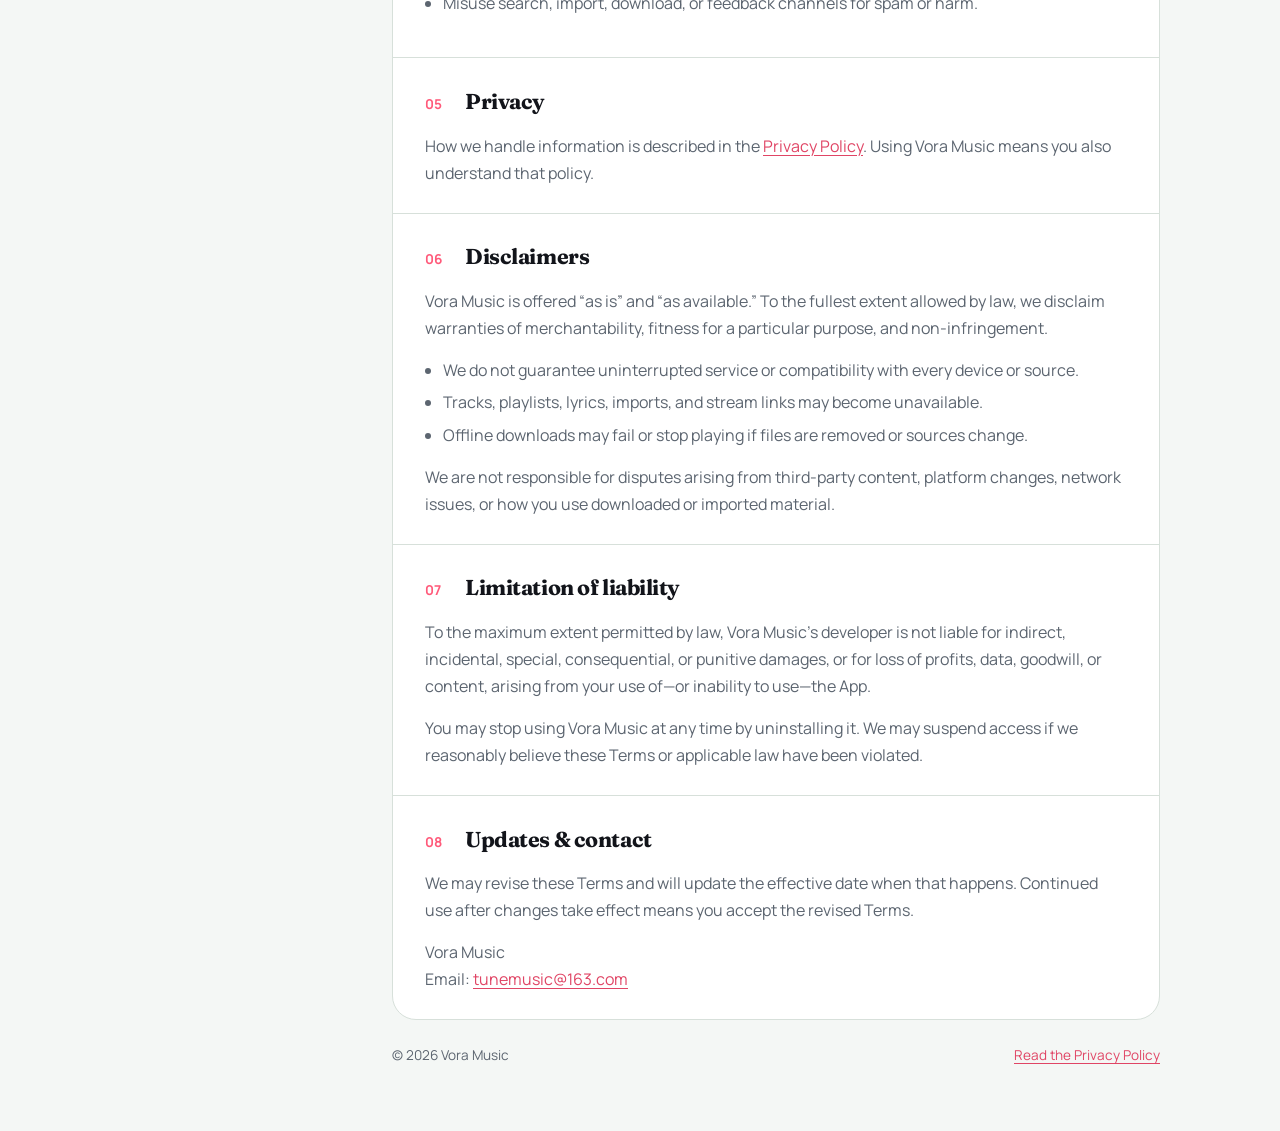
<file: vora-music/terms.html>
<!DOCTYPE html>
<html lang="en">
<head>
  <meta charset="UTF-8">
  <meta name="viewport" content="width=device-width, initial-scale=1.0">
  <title>Terms of Service · Vora Music</title>
  <link rel="preconnect" href="https://fonts.googleapis.com">
  <link rel="preconnect" href="https://fonts.gstatic.com" crossorigin>
  <link href="https://fonts.googleapis.com/css2?family=Fraunces:opsz,wght@9..144,500;9..144,700&family=Manrope:wght@400;500;600;700&display=swap" rel="stylesheet">
  <style>
    :root {
      --ink: #12141a;
      --muted: #5c6570;
      --paper: #f4f7f5;
      --panel: #ffffff;
      --line: #d7e0da;
      --accent: #ff5a7a;
      --accent-soft: #ffe8ee;
      --accent-deep: #e04565;
    }
    * { box-sizing: border-box; margin: 0; padding: 0; }
    body {
      font-family: "Manrope", system-ui, sans-serif;
      background:
        radial-gradient(900px 420px at 92% -8%, rgba(255, 90, 122, 0.14), transparent 60%),
        radial-gradient(700px 360px at 0% 8%, rgba(18, 20, 26, 0.04), transparent 55%),
        var(--paper);
      color: var(--ink);
      line-height: 1.7;
    }
    a { color: var(--accent-deep); text-underline-offset: 3px; }
    a:hover { color: var(--accent); }
    .shell {
      max-width: 1080px;
      margin: 0 auto;
      padding: 2rem 1.25rem 4rem;
      display: grid;
      grid-template-columns: 240px 1fr;
      gap: 2rem;
    }
    .side {
      position: sticky;
      top: 1.5rem;
      align-self: start;
    }
    .brand {
      font-family: "Fraunces", Georgia, serif;
      font-size: 1.4rem;
      font-weight: 700;
      letter-spacing: -0.02em;
      margin-bottom: 0.35rem;
    }
    .side-meta {
      color: var(--muted);
      font-size: 0.85rem;
      margin-bottom: 1.5rem;
    }
    .nav {
      display: flex;
      flex-direction: column;
      gap: 0.45rem;
      padding: 1rem;
      background: var(--panel);
      border: 1px solid var(--line);
      border-radius: 16px;
    }
    .nav a {
      text-decoration: none;
      color: var(--muted);
      font-size: 0.92rem;
      padding: 0.35rem 0.55rem;
      border-radius: 8px;
    }
    .nav a:hover {
      background: var(--accent-soft);
      color: var(--accent-deep);
    }
    .hero {
      background: var(--panel);
      border: 1px solid var(--line);
      border-radius: 24px;
      padding: 2.2rem 2rem;
      margin-bottom: 1.25rem;
      box-shadow: 0 12px 40px rgba(18, 20, 26, 0.04);
    }
    .eyebrow {
      display: inline-flex;
      font-size: 0.78rem;
      font-weight: 700;
      letter-spacing: 0.08em;
      text-transform: uppercase;
      color: var(--accent-deep);
      background: var(--accent-soft);
      border-radius: 999px;
      padding: 0.35rem 0.75rem;
      margin-bottom: 1rem;
    }
    h1 {
      font-family: "Fraunces", Georgia, serif;
      font-size: clamp(2.2rem, 4vw, 3.2rem);
      line-height: 1.1;
      letter-spacing: -0.03em;
      margin-bottom: 0.85rem;
    }
    .lede {
      max-width: 58ch;
      color: var(--muted);
      font-size: 1.05rem;
    }
    .doc {
      background: var(--panel);
      border: 1px solid var(--line);
      border-radius: 24px;
      overflow: hidden;
    }
    section {
      padding: 1.6rem 2rem;
      border-bottom: 1px solid var(--line);
    }
    section:last-child { border-bottom: none; }
    h2 {
      font-family: "Fraunces", Georgia, serif;
      font-size: 1.35rem;
      letter-spacing: -0.02em;
      margin-bottom: 0.75rem;
      display: flex;
      gap: 0.7rem;
      align-items: baseline;
    }
    h2 .num {
      color: var(--accent);
      font-family: "Manrope", sans-serif;
      font-size: 0.85rem;
      font-weight: 700;
      min-width: 1.8rem;
    }
    p { color: var(--muted); margin-bottom: 0.9rem; }
    p:last-child { margin-bottom: 0; }
    ul {
      margin: 0.4rem 0 0.9rem;
      padding-left: 1.15rem;
      color: var(--muted);
    }
    li { margin: 0.35rem 0; }
    li strong { color: var(--ink); font-weight: 600; }
    .grid-two {
      display: grid;
      grid-template-columns: 1fr 1fr;
      gap: 0.85rem;
      margin-top: 0.75rem;
    }
    .card {
      background: var(--paper);
      border: 1px solid var(--line);
      border-radius: 14px;
      padding: 0.9rem 1rem;
    }
    .card h3 {
      font-size: 0.92rem;
      margin-bottom: 0.35rem;
      color: var(--ink);
    }
    .card p {
      font-size: 0.9rem;
      margin: 0;
    }
    footer {
      margin-top: 1.5rem;
      color: var(--muted);
      font-size: 0.85rem;
      display: flex;
      justify-content: space-between;
      gap: 1rem;
      flex-wrap: wrap;
    }
    @media (max-width: 860px) {
      .shell { grid-template-columns: 1fr; }
      .side { position: static; }
      .nav { flex-direction: row; flex-wrap: wrap; }
      .grid-two { grid-template-columns: 1fr; }
      .hero, section { padding-left: 1.25rem; padding-right: 1.25rem; }
    }
  </style>
</head>
<body>
  <div class="shell">
    <aside class="side">
      <div class="brand">Vora Music</div>
      <p class="side-meta">Legal · Terms</p>
      <nav class="nav" aria-label="On this page">
        <a href="#agree">Agreement</a>
        <a href="#service">The service</a>
        <a href="#content">Content & rights</a>
        <a href="#conduct">Acceptable use</a>
        <a href="#privacy">Privacy</a>
        <a href="#disclaimers">Disclaimers</a>
        <a href="#liability">Liability</a>
        <a href="#updates">Updates & contact</a>
        <a href="privacy.html">Privacy Policy →</a>
      </nav>
    </aside>

    <div>
      <header class="hero">
        <div class="eyebrow">Effective · Aug 11, 2026</div>
        <h1>Terms of Service</h1>
        <p class="lede">
          These terms set the ground rules for installing and using Vora Music,
          including streaming, playlists, Offline Space, and playlist import.
        </p>
      </header>

      <main class="doc">
        <section id="agree">
          <h2><span class="num">01</span>Agreement</h2>
          <p>
            By downloading, installing, or using Vora Music (the “App”), you accept these Terms of Service.
            If you disagree, please do not use the App.
          </p>
        </section>

        <section id="service">
          <h2><span class="num">02</span>What Vora Music provides</h2>
          <p>
            Vora Music is a music product for online discovery and playback. Subject to device,
            network, and configuration, the App may let you:
          </p>
          <div class="grid-two">
            <div class="card">
              <h3>Listen & explore</h3>
              <p>Search and browse music, stream tracks, and control background playback.</p>
            </div>
            <div class="card">
              <h3>Organize</h3>
              <p>Create playlists, save favorites, and manage your library on device.</p>
            </div>
            <div class="card">
              <h3>Offline Space</h3>
              <p>Download songs for offline listening when the feature is available.</p>
            </div>
            <div class="card">
              <h3>Import</h3>
              <p>Bring playlists in from supported online platforms you choose to connect via link.</p>
            </div>
          </div>
          <p style="margin-top: 1rem;">
            Core use does not require registration. We may change, pause, or remove features
            as the product evolves.
          </p>
        </section>

        <section id="content">
          <h2><span class="num">03</span>Content & copyright</h2>
          <p>
            Tracks, covers, lyrics, and metadata may come from third-party sources.
            Vora Music does not claim ownership of that third-party material.
          </p>
          <ul>
            <li><strong>Your duty</strong> — only stream, download, import, store, or play content you are legally allowed to use.</li>
            <li><strong>Imports</strong> — submitting a playlist URL means you represent you may access that content for personal use; availability can change without notice.</li>
            <li><strong>Offline copies</strong> — files in Offline Space remain on your device; you must remove anything you are no longer authorized to keep.</li>
            <li><strong>App IP</strong> — Vora Music’s software, design, and branding (excluding third-party content) belong to the developer.</li>
          </ul>
          <p>Copyright concerns can be sent to the contact address below with enough detail for review.</p>
        </section>

        <section id="conduct">
          <h2><span class="num">04</span>Acceptable use</h2>
          <p>You agree to use Vora Music lawfully and personally, and not to:</p>
          <ul>
            <li>Infringe copyrights or other rights;</li>
            <li>Reverse engineer, disrupt, or abuse the App or its servers;</li>
            <li>Bypass technical limits or redistribute protected content without permission;</li>
            <li>Misuse search, import, download, or feedback channels for spam or harm.</li>
          </ul>
        </section>

        <section id="privacy">
          <h2><span class="num">05</span>Privacy</h2>
          <p>
            How we handle information is described in the
            <a href="privacy.html">Privacy Policy</a>. Using Vora Music means you also
            understand that policy.
          </p>
        </section>

        <section id="disclaimers">
          <h2><span class="num">06</span>Disclaimers</h2>
          <p>
            Vora Music is offered “as is” and “as available.” To the fullest extent allowed by law,
            we disclaim warranties of merchantability, fitness for a particular purpose, and non-infringement.
          </p>
          <ul>
            <li>We do not guarantee uninterrupted service or compatibility with every device or source.</li>
            <li>Tracks, playlists, lyrics, imports, and stream links may become unavailable.</li>
            <li>Offline downloads may fail or stop playing if files are removed or sources change.</li>
          </ul>
          <p>
            We are not responsible for disputes arising from third-party content, platform changes,
            network issues, or how you use downloaded or imported material.
          </p>
        </section>

        <section id="liability">
          <h2><span class="num">07</span>Limitation of liability</h2>
          <p>
            To the maximum extent permitted by law, Vora Music’s developer is not liable for
            indirect, incidental, special, consequential, or punitive damages, or for loss of
            profits, data, goodwill, or content, arising from your use of—or inability to use—the App.
          </p>
          <p>
            You may stop using Vora Music at any time by uninstalling it. We may suspend access
            if we reasonably believe these Terms or applicable law have been violated.
          </p>
        </section>

        <section id="updates">
          <h2><span class="num">08</span>Updates & contact</h2>
          <p>
            We may revise these Terms and will update the effective date when that happens.
            Continued use after changes take effect means you accept the revised Terms.
          </p>
          <p>
            Vora Music<br>
            Email: <a href="mailto:tunemusic@163.com">tunemusic@163.com</a>
          </p>
        </section>
      </main>

      <footer>
        <span>© 2026 Vora Music</span>
        <span><a href="privacy.html">Read the Privacy Policy</a></span>
      </footer>
    </div>
  </div>
</body>
</html>
</file>
